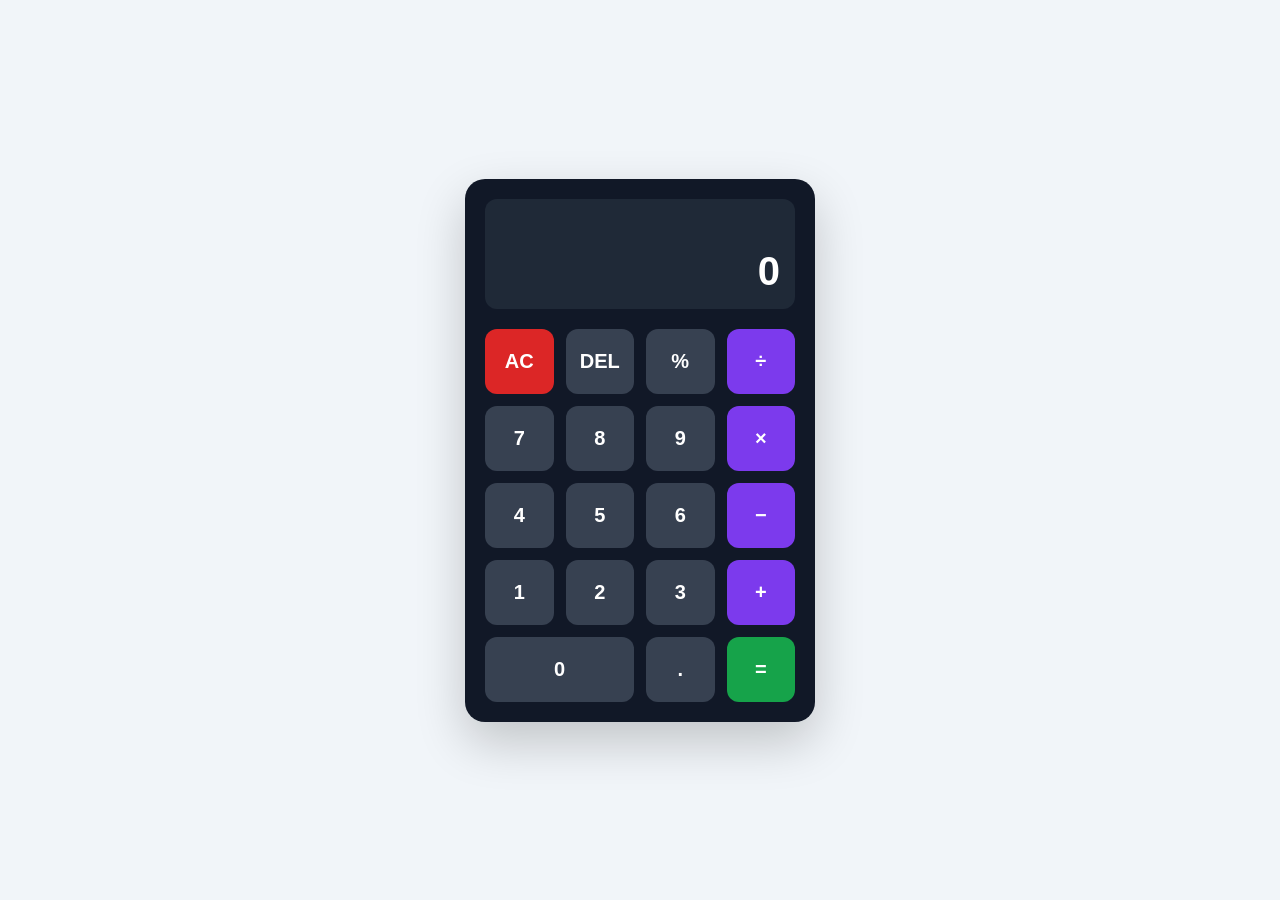
<file: calculator/index.html>
<!DOCTYPE html>
<html lang="en">
<head>
    <meta charset="UTF-8">
    <meta name="viewport" content="width=device-width, initial-scale=1.0">
    <title>Calculator</title>

    <link rel="stylesheet" href="style.css">
</head>

<body>

    <div class="calculator">

        <!-- Display -->
        <div class="display">
            <div id="previous"></div>
            <div id="current">0</div>
        </div>

        <!-- Buttons -->
        <div class="buttons">

            <button class="clear" onclick="clearDisplay()">AC</button>
            <button onclick="deleteNumber()">DEL</button>
            <button onclick="percentage()">%</button>
            <button class="operator" onclick="chooseOperator('/')">÷</button>

            <button onclick="appendNumber('7')">7</button>
            <button onclick="appendNumber('8')">8</button>
            <button onclick="appendNumber('9')">9</button>
            <button class="operator" onclick="chooseOperator('*')">×</button>

            <button onclick="appendNumber('4')">4</button>
            <button onclick="appendNumber('5')">5</button>
            <button onclick="appendNumber('6')">6</button>
            <button class="operator" onclick="chooseOperator('-')">−</button>

            <button onclick="appendNumber('1')">1</button>
            <button onclick="appendNumber('2')">2</button>
            <button onclick="appendNumber('3')">3</button>
            <button class="operator" onclick="chooseOperator('+')">+</button>

            <button class="zero" onclick="appendNumber('0')">0</button>
            <button onclick="appendNumber('.')">.</button>
            <button class="equals" onclick="calculate()">=</button>

        </div>

    </div>

    <script src="script.js"></script>

</body>
</html>
</file>
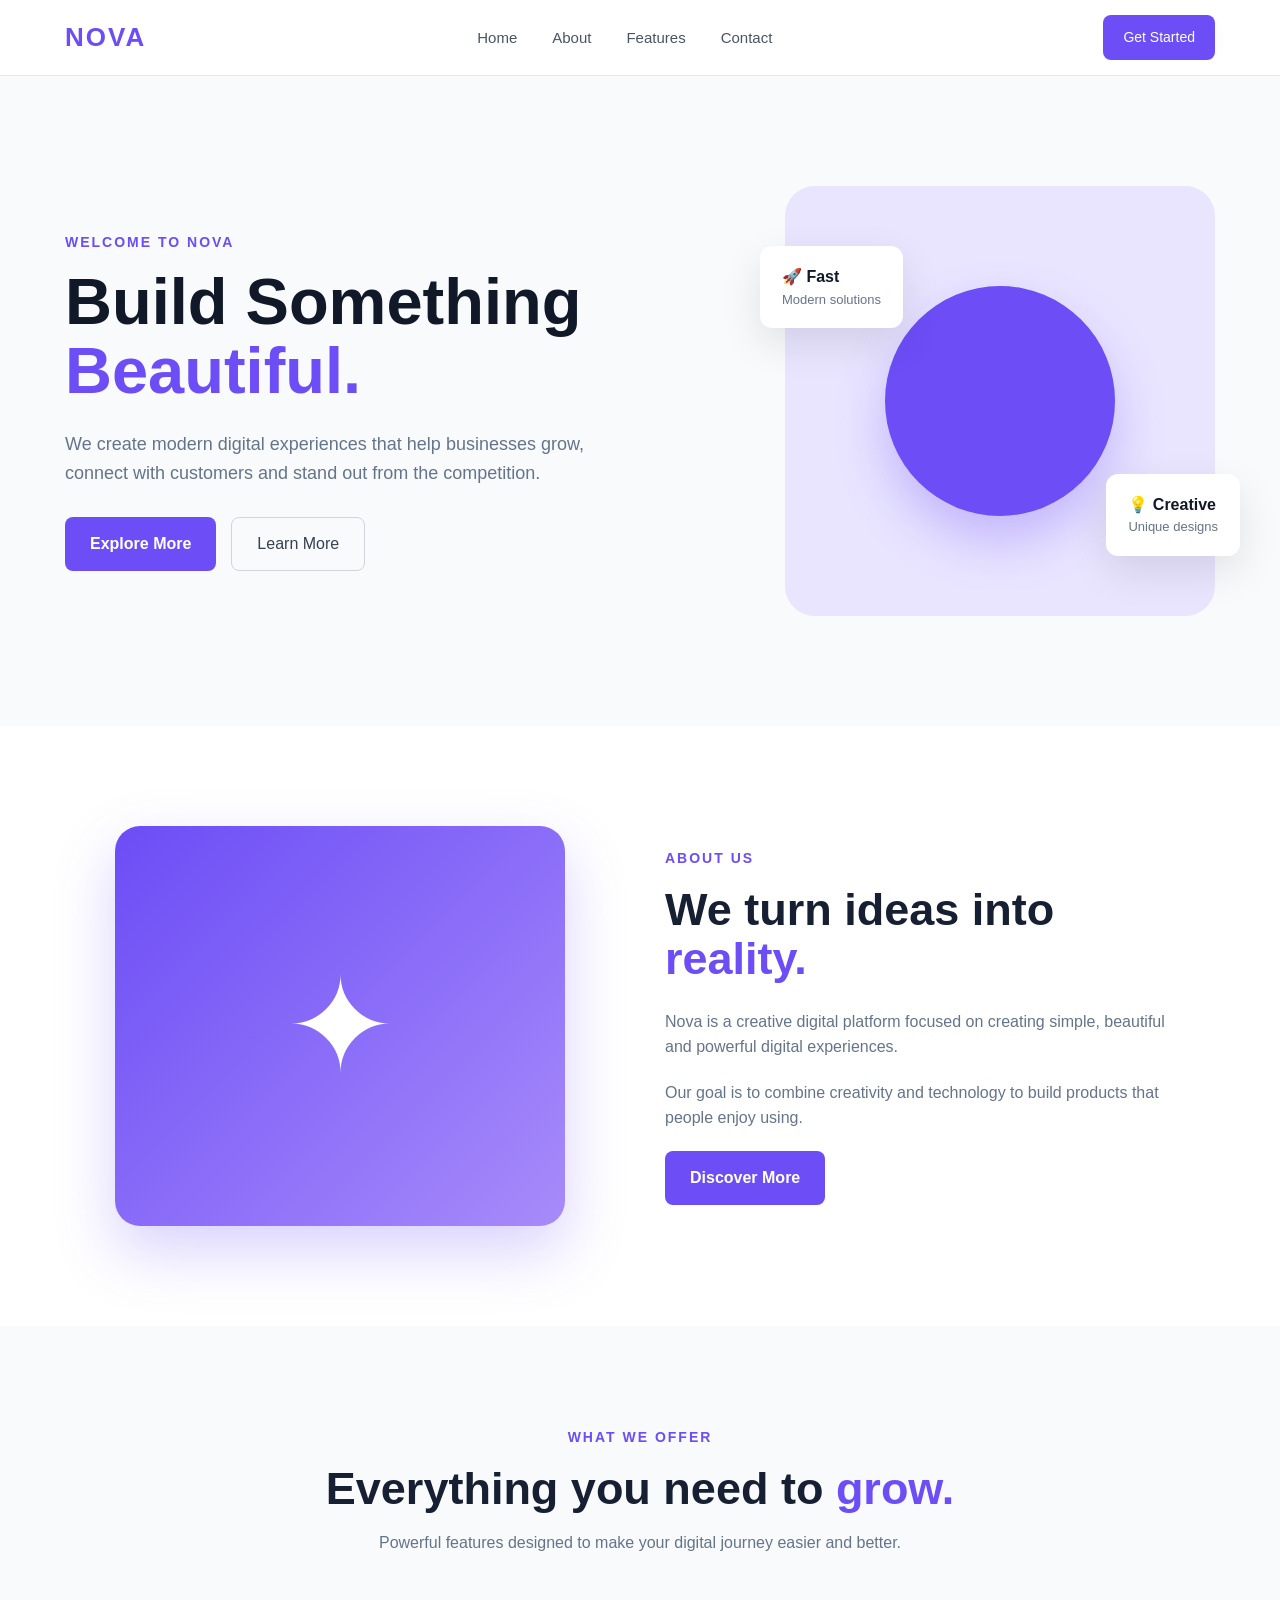
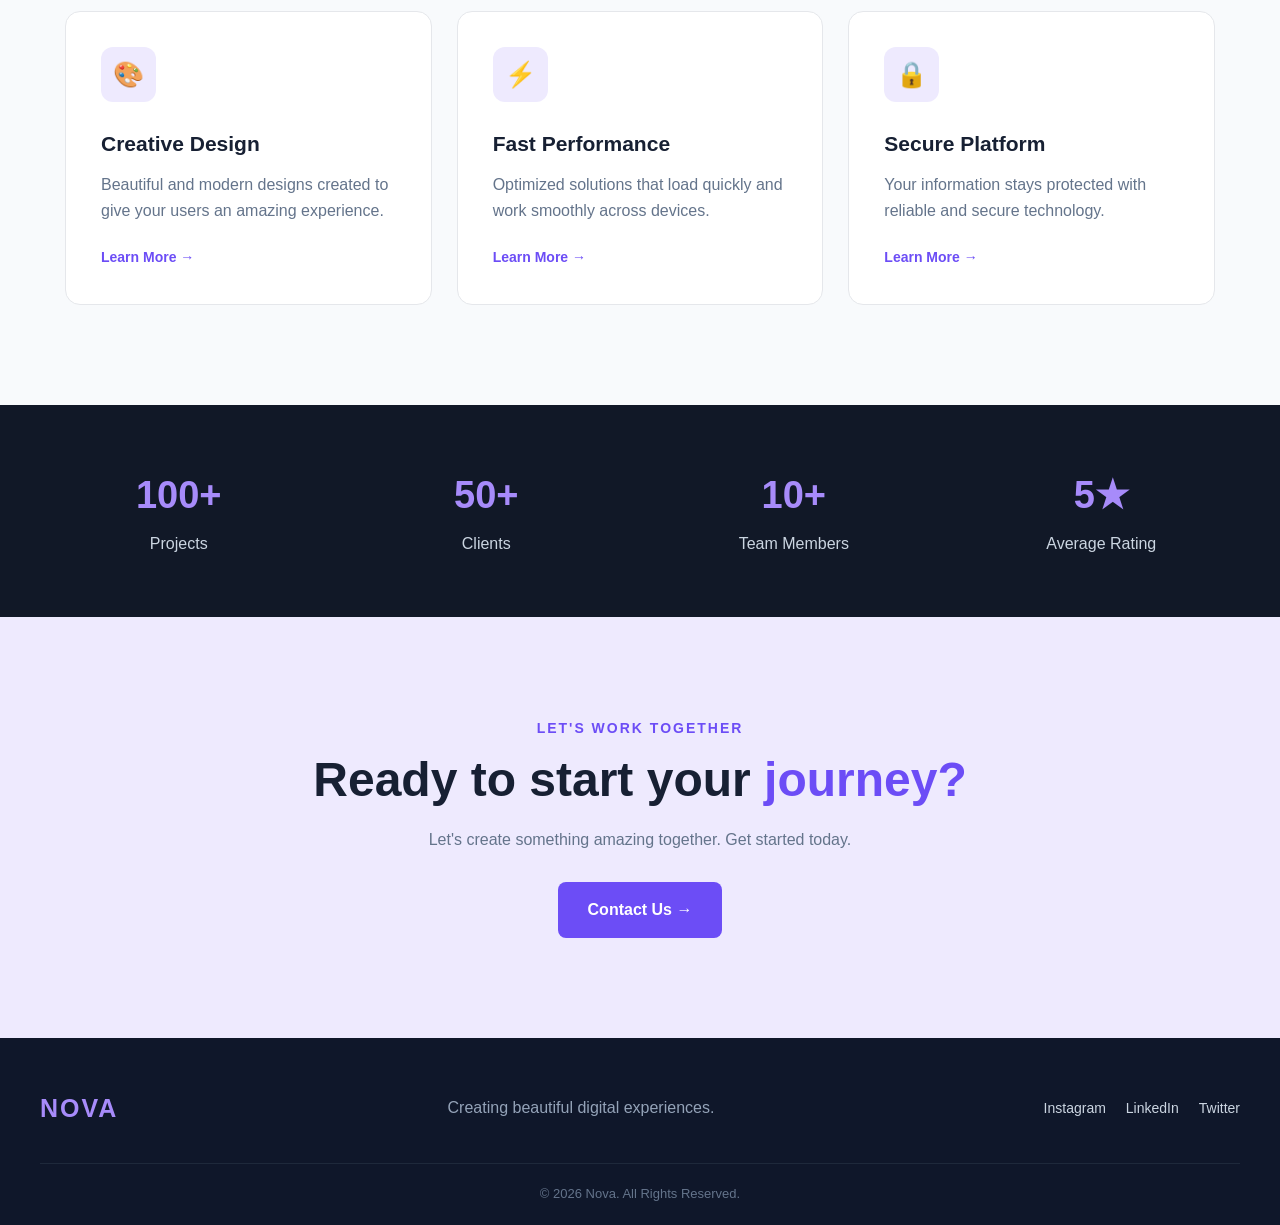
<file: landing page/index.html>
<!DOCTYPE html>
<html lang="en">
<head>
    <meta charset="UTF-8">
    <meta name="viewport" content="width=device-width, initial-scale=1.0">

    <title>Nova - Creative Landing Page</title>

    <link rel="stylesheet" href="style.css">
</head>

<body>

    <!-- ================= NAVBAR ================= -->

    <header>
        <nav class="navbar">

            <div class="logo">
                NOVA
            </div>

            <ul class="nav-links">
                <li><a href="#home">Home</a></li>
                <li><a href="#about">About</a></li>
                <li><a href="#features">Features</a></li>
                <li><a href="#contact">Contact</a></li>
            </ul>

            <a href="#contact" class="nav-button">
                Get Started
            </a>

        </nav>
    </header>


    <!-- ================= HERO SECTION ================= -->

    <section id="home" class="hero">

        <div class="hero-content">

            <p class="small-title">
                WELCOME TO NOVA
            </p>

            <h1>
                Build Something
                <span>Beautiful.</span>
            </h1>

            <p class="hero-text">
                We create modern digital experiences that help
                businesses grow, connect with customers and
                stand out from the competition.
            </p>

            <div class="hero-buttons">

                <a href="#features" class="primary-button">
                    Explore More
                </a>

                <a href="#about" class="secondary-button">
                    Learn More
                </a>

            </div>

        </div>


        <div class="hero-card">

            <div class="circle"></div>

            <div class="floating-card card-one">
                <strong>🚀 Fast</strong>
                <p>Modern solutions</p>
            </div>

            <div class="floating-card card-two">
                <strong>💡 Creative</strong>
                <p>Unique designs</p>
            </div>

        </div>

    </section>


    <!-- ================= ABOUT SECTION ================= -->

    <section id="about" class="about">

        <div class="about-image">
            <div class="image-box">
                <span>✦</span>
            </div>
        </div>


        <div class="about-content">

            <p class="section-title">
                ABOUT US
            </p>

            <h2>
                We turn ideas into
                <span>reality.</span>
            </h2>

            <p>
                Nova is a creative digital platform focused on
                creating simple, beautiful and powerful digital
                experiences.
            </p>

            <p>
                Our goal is to combine creativity and technology
                to build products that people enjoy using.
            </p>

            <a href="#features" class="primary-button">
                Discover More
            </a>

        </div>

    </section>


    <!-- ================= FEATURES SECTION ================= -->

    <section id="features" class="features">

        <div class="section-heading">

            <p class="section-title">
                WHAT WE OFFER
            </p>

            <h2>
                Everything you need to
                <span>grow.</span>
            </h2>

            <p>
                Powerful features designed to make your digital
                journey easier and better.
            </p>

        </div>


        <div class="feature-container">

            <!-- CARD 1 -->

            <div class="feature-card">

                <div class="icon">
                    🎨
                </div>

                <h3>
                    Creative Design
                </h3>

                <p>
                    Beautiful and modern designs created
                    to give your users an amazing experience.
                </p>

                <a href="#">
                    Learn More →
                </a>

            </div>


            <!-- CARD 2 -->

            <div class="feature-card">

                <div class="icon">
                    ⚡
                </div>

                <h3>
                    Fast Performance
                </h3>

                <p>
                    Optimized solutions that load quickly
                    and work smoothly across devices.
                </p>

                <a href="#">
                    Learn More →
                </a>

            </div>


            <!-- CARD 3 -->

            <div class="feature-card">

                <div class="icon">
                    🔒
                </div>

                <h3>
                    Secure Platform
                </h3>

                <p>
                    Your information stays protected with
                    reliable and secure technology.
                </p>

                <a href="#">
                    Learn More →
                </a>

            </div>

        </div>

    </section>


    <!-- ================= STATS SECTION ================= -->

    <section class="stats">

        <div class="stat">
            <h2>100+</h2>
            <p>Projects</p>
        </div>

        <div class="stat">
            <h2>50+</h2>
            <p>Clients</p>
        </div>

        <div class="stat">
            <h2>10+</h2>
            <p>Team Members</p>
        </div>

        <div class="stat">
            <h2>5★</h2>
            <p>Average Rating</p>
        </div>

    </section>


    <!-- ================= CTA SECTION ================= -->

    <section id="contact" class="cta">

        <div class="cta-content">

            <p class="section-title">
                LET'S WORK TOGETHER
            </p>

            <h2>
                Ready to start your
                <span>journey?</span>
            </h2>

            <p>
                Let's create something amazing together.
                Get started today.
            </p>

            <a href="mailto:hello@nova.com" class="cta-button">
                Contact Us →
            </a>

        </div>

    </section>


    <!-- ================= FOOTER ================= -->

    <footer>

        <div class="footer-content">

            <div class="footer-logo">
                NOVA
            </div>

            <p>
                Creating beautiful digital experiences.
            </p>

            <div class="social-links">
                <a href="#">Instagram</a>
                <a href="#">LinkedIn</a>
                <a href="#">Twitter</a>
            </div>

        </div>


        <div class="footer-bottom">

            <p>
                © 2026 Nova. All Rights Reserved.
            </p>

        </div>

    </footer>

</body>
</html>
</file>
<file: calculator/style.css>
* {
    margin: 0;
    padding: 0;
    box-sizing: border-box;
}

body {
    min-height: 100vh;

    display: flex;
    justify-content: center;
    align-items: center;

    font-family: Arial, sans-serif;

    background: #f1f5f9;
}

.calculator {
    width: 350px;
    padding: 20px;

    background: #111827;

    border-radius: 20px;

    box-shadow: 0 20px 50px rgba(0, 0, 0, 0.2);
}


/* Display */

.display {
    height: 110px;

    background: #1f2937;

    border-radius: 12px;

    margin-bottom: 20px;

    padding: 15px;

    display: flex;
    flex-direction: column;

    justify-content: flex-end;
    align-items: flex-end;

    overflow: hidden;
}

#previous {
    color: #94a3b8;
    font-size: 18px;

    min-height: 25px;
}

#current {
    color: white;

    font-size: 40px;
    font-weight: bold;

    max-width: 100%;

    overflow: hidden;
}


/* Buttons */

.buttons {
    display: grid;

    grid-template-columns: repeat(4, 1fr);

    gap: 12px;
}

button {
    height: 65px;

    border: none;

    border-radius: 12px;

    font-size: 20px;
    font-weight: bold;

    cursor: pointer;

    background: #374151;

    color: white;

    transition: 0.2s;
}

button:hover {
    background: #4b5563;

    transform: translateY(-2px);
}

button:active {
    transform: scale(0.95);
}


/* Operators */

.operator {
    background: #7c3aed;
}

.operator:hover {
    background: #6d28d9;
}


/* Clear */

.clear {
    background: #dc2626;
}

.clear:hover {
    background: #b91c1c;
}


/* Equal */

.equals {
    background: #16a34a;
}

.equals:hover {
    background: #15803d;
}


/* Zero button */

.zero {
    grid-column: span 2;
}


/* Responsive */

@media (max-width: 400px) {

    .calculator {
        width: 90%;
    }

    button {
        height: 60px;
    }

    #current {
        font-size: 32px;
    }
}
</file>
<file: landing page/style.css>
/* =========================
   BASIC RESET
========================= */

* {
    margin: 0;
    padding: 0;
    box-sizing: border-box;
}

html {
    scroll-behavior: smooth;
}

body {
    font-family: Arial, Helvetica, sans-serif;
    background: #f8fafc;
    color: #172033;
    line-height: 1.6;
}

a {
    text-decoration: none;
}


/* =========================
   NAVBAR
========================= */

header {
    background: #ffffff;
    border-bottom: 1px solid #e5e7eb;
}

.navbar {
    max-width: 1200px;
    margin: auto;

    height: 75px;

    display: flex;
    align-items: center;
    justify-content: space-between;

    padding: 0 25px;
}

.logo {
    font-size: 26px;
    font-weight: bold;
    letter-spacing: 2px;
    color: #6c4df6;
}

.nav-links {
    display: flex;
    gap: 35px;
    list-style: none;
}

.nav-links a {
    color: #475569;
    font-size: 15px;
    font-weight: 500;

    transition: 0.3s;
}

.nav-links a:hover {
    color: #6c4df6;
}

.nav-button {
    background: #6c4df6;
    color: white;

    padding: 11px 20px;

    border-radius: 8px;

    font-size: 14px;

    transition: 0.3s;
}

.nav-button:hover {
    background: #5638dc;
    transform: translateY(-2px);
}


/* =========================
   HERO
========================= */

.hero {
    max-width: 1200px;
    min-height: 650px;

    margin: auto;

    padding: 80px 25px;

    display: flex;
    align-items: center;
    justify-content: space-between;

    gap: 50px;
}

.hero-content {
    max-width: 600px;
}

.small-title,
.section-title {
    color: #6c4df6;

    font-size: 14px;
    font-weight: bold;

    letter-spacing: 2px;

    margin-bottom: 15px;
}

.hero h1 {
    font-size: 65px;
    line-height: 1.05;

    margin-bottom: 25px;

    color: #111827;
}

.hero h1 span,
.about h2 span,
.section-heading h2 span,
.cta h2 span {
    color: #6c4df6;
}

.hero-text {
    color: #64748b;

    font-size: 18px;

    max-width: 530px;

    margin-bottom: 30px;
}


/* HERO BUTTONS */

.hero-buttons {
    display: flex;
    gap: 15px;
}

.primary-button {
    display: inline-block;

    background: #6c4df6;
    color: white;

    padding: 14px 25px;

    border-radius: 8px;

    font-weight: bold;

    transition: 0.3s;
}

.primary-button:hover {
    background: #5638dc;
    transform: translateY(-3px);
}

.secondary-button {
    display: inline-block;

    border: 1px solid #d1d5db;

    color: #374151;

    padding: 13px 25px;

    border-radius: 8px;

    transition: 0.3s;
}

.secondary-button:hover {
    background: white;
    border-color: #6c4df6;
    color: #6c4df6;
}


/* =========================
   HERO VISUAL
========================= */

.hero-card {
    width: 430px;
    height: 430px;

    background: #e9e5ff;

    border-radius: 30px;

    position: relative;

    display: flex;
    align-items: center;
    justify-content: center;
}

.circle {
    width: 230px;
    height: 230px;

    border-radius: 50%;

    background: #6c4df6;

    box-shadow: 0 25px 50px rgba(108, 77, 246, 0.3);
}

.floating-card {
    position: absolute;

    background: white;

    padding: 18px 22px;

    border-radius: 12px;

    box-shadow: 0 15px 40px rgba(0, 0, 0, 0.1);
}

.floating-card strong {
    color: #111827;
}

.floating-card p {
    font-size: 13px;
    color: #64748b;
}

.card-one {
    top: 60px;
    left: -25px;
}

.card-two {
    bottom: 60px;
    right: -25px;
}


/* =========================
   ABOUT
========================= */

.about {
    background: white;

    padding: 100px 25px;

    display: flex;
    justify-content: center;
    align-items: center;

    gap: 100px;
}

.about-image {
    width: 450px;
}

.image-box {
    height: 400px;

    border-radius: 25px;

    background: linear-gradient(
        135deg,
        #6c4df6,
        #a78bfa
    );

    display: flex;
    justify-content: center;
    align-items: center;

    box-shadow: 0 25px 60px rgba(108, 77, 246, 0.25);
}

.image-box span {
    font-size: 130px;
    color: white;
}

.about-content {
    max-width: 500px;
}

.about h2 {
    font-size: 45px;
    line-height: 1.1;

    margin-bottom: 25px;
}

.about-content p:not(.section-title) {
    color: #64748b;

    margin-bottom: 20px;
}


/* =========================
   FEATURES
========================= */

.features {
    max-width: 1200px;

    margin: auto;

    padding: 100px 25px;
}

.section-heading {
    text-align: center;

    max-width: 650px;

    margin: 0 auto 55px;
}

.section-heading h2 {
    font-size: 45px;
    line-height: 1.15;

    margin-bottom: 15px;
}

.section-heading > p:last-child {
    color: #64748b;
}


/* FEATURE CARDS */

.feature-container {
    display: grid;

    grid-template-columns:
        repeat(3, 1fr);

    gap: 25px;
}

.feature-card {
    background: white;

    padding: 35px;

    border-radius: 15px;

    border: 1px solid #e5e7eb;

    transition: 0.3s;
}

.feature-card:hover {
    transform: translateY(-8px);

    box-shadow:
        0 20px 40px
        rgba(0, 0, 0, 0.08);
}

.icon {
    width: 55px;
    height: 55px;

    display: flex;
    align-items: center;
    justify-content: center;

    background: #eeeafe;

    border-radius: 12px;

    font-size: 25px;

    margin-bottom: 25px;
}

.feature-card h3 {
    font-size: 21px;

    margin-bottom: 12px;
}

.feature-card p {
    color: #64748b;

    margin-bottom: 20px;
}

.feature-card a {
    color: #6c4df6;

    font-weight: bold;

    font-size: 14px;
}


/* =========================
   STATS
========================= */

.stats {
    background: #111827;

    color: white;

    padding: 60px 25px;

    display: grid;

    grid-template-columns:
        repeat(4, 1fr);

    text-align: center;
}

.stat h2 {
    color: #a78bfa;

    font-size: 38px;

    margin-bottom: 5px;
}

.stat p {
    color: #cbd5e1;
}


/* =========================
   CTA
========================= */

.cta {
    padding: 100px 25px;

    text-align: center;

    background: #eeeafe;
}

.cta-content {
    max-width: 700px;

    margin: auto;
}

.cta h2 {
    font-size: 48px;

    line-height: 1.1;

    margin-bottom: 20px;
}

.cta p:not(.section-title) {
    color: #64748b;

    margin-bottom: 30px;
}

.cta-button {
    display: inline-block;

    background: #6c4df6;

    color: white;

    padding: 15px 30px;

    border-radius: 8px;

    font-weight: bold;

    transition: 0.3s;
}

.cta-button:hover {
    background: #5638dc;

    transform: translateY(-3px);
}


/* =========================
   FOOTER
========================= */

footer {
    background: #0f172a;

    color: white;

    padding: 50px 25px 20px;
}

.footer-content {
    max-width: 1200px;

    margin: auto;

    display: flex;

    justify-content: space-between;

    align-items: center;

    gap: 20px;
}

.footer-logo {
    color: #a78bfa;

    font-size: 25px;

    font-weight: bold;

    letter-spacing: 2px;
}

.footer-content p {
    color: #94a3b8;
}

.social-links {
    display: flex;

    gap: 20px;
}

.social-links a {
    color: #cbd5e1;

    font-size: 14px;

    transition: 0.3s;
}

.social-links a:hover {
    color: #a78bfa;
}

.footer-bottom {
    max-width: 1200px;

    margin: 35px auto 0;

    padding-top: 20px;

    border-top: 1px solid #1e293b;

    text-align: center;
}

.footer-bottom p {
    color: #64748b;

    font-size: 13px;
}


/* =========================
   RESPONSIVE DESIGN
========================= */

@media (max-width: 900px) {

    .hero {
        flex-direction: column;

        text-align: center;

        padding-top: 60px;
    }

    .hero-text {
        margin-left: auto;
        margin-right: auto;
    }

    .hero-buttons {
        justify-content: center;
    }

    .about {
        flex-direction: column;

        gap: 50px;
    }

    .about-content {
        text-align: center;
    }

    .feature-container {
        grid-template-columns:
            repeat(2, 1fr);
    }

    .stats {
        grid-template-columns:
            repeat(2, 1fr);

        gap: 40px;
    }

    .footer-content {
        flex-direction: column;

        text-align: center;
    }
}


@media (max-width: 600px) {

    .navbar {
        height: auto;

        padding: 20px;

        flex-wrap: wrap;

        gap: 20px;
    }

    .nav-links {
        order: 3;

        width: 100%;

        justify-content: center;

        gap: 20px;
    }

    .nav-button {
        display: none;
    }

    .hero {
        min-height: auto;

        padding: 70px 20px;
    }

    .hero h1 {
        font-size: 45px;
    }

    .hero-card {
        width: 100%;
        max-width: 350px;
        height: 350px;
    }

    .circle {
        width: 180px;
        height: 180px;
    }

    .card-one {
        left: -10px;
    }

    .card-two {
        right: -10px;
    }

    .about {
        padding: 70px 20px;
    }

    .about-image {
        width: 100%;
    }

    .image-box {
        height: 300px;
    }

    .about h2,
    .section-heading h2,
    .cta h2 {
        font-size: 35px;
    }

    .features {
        padding: 70px 20px;
    }

    .feature-container {
        grid-template-columns: 1fr;
    }

    .stats {
        grid-template-columns: 1fr 1fr;

        padding: 50px 20px;
    }

    .cta {
        padding: 70px 20px;
    }

    .social-links {
        flex-wrap: wrap;

        justify-content: center;
    }
}
</file>
